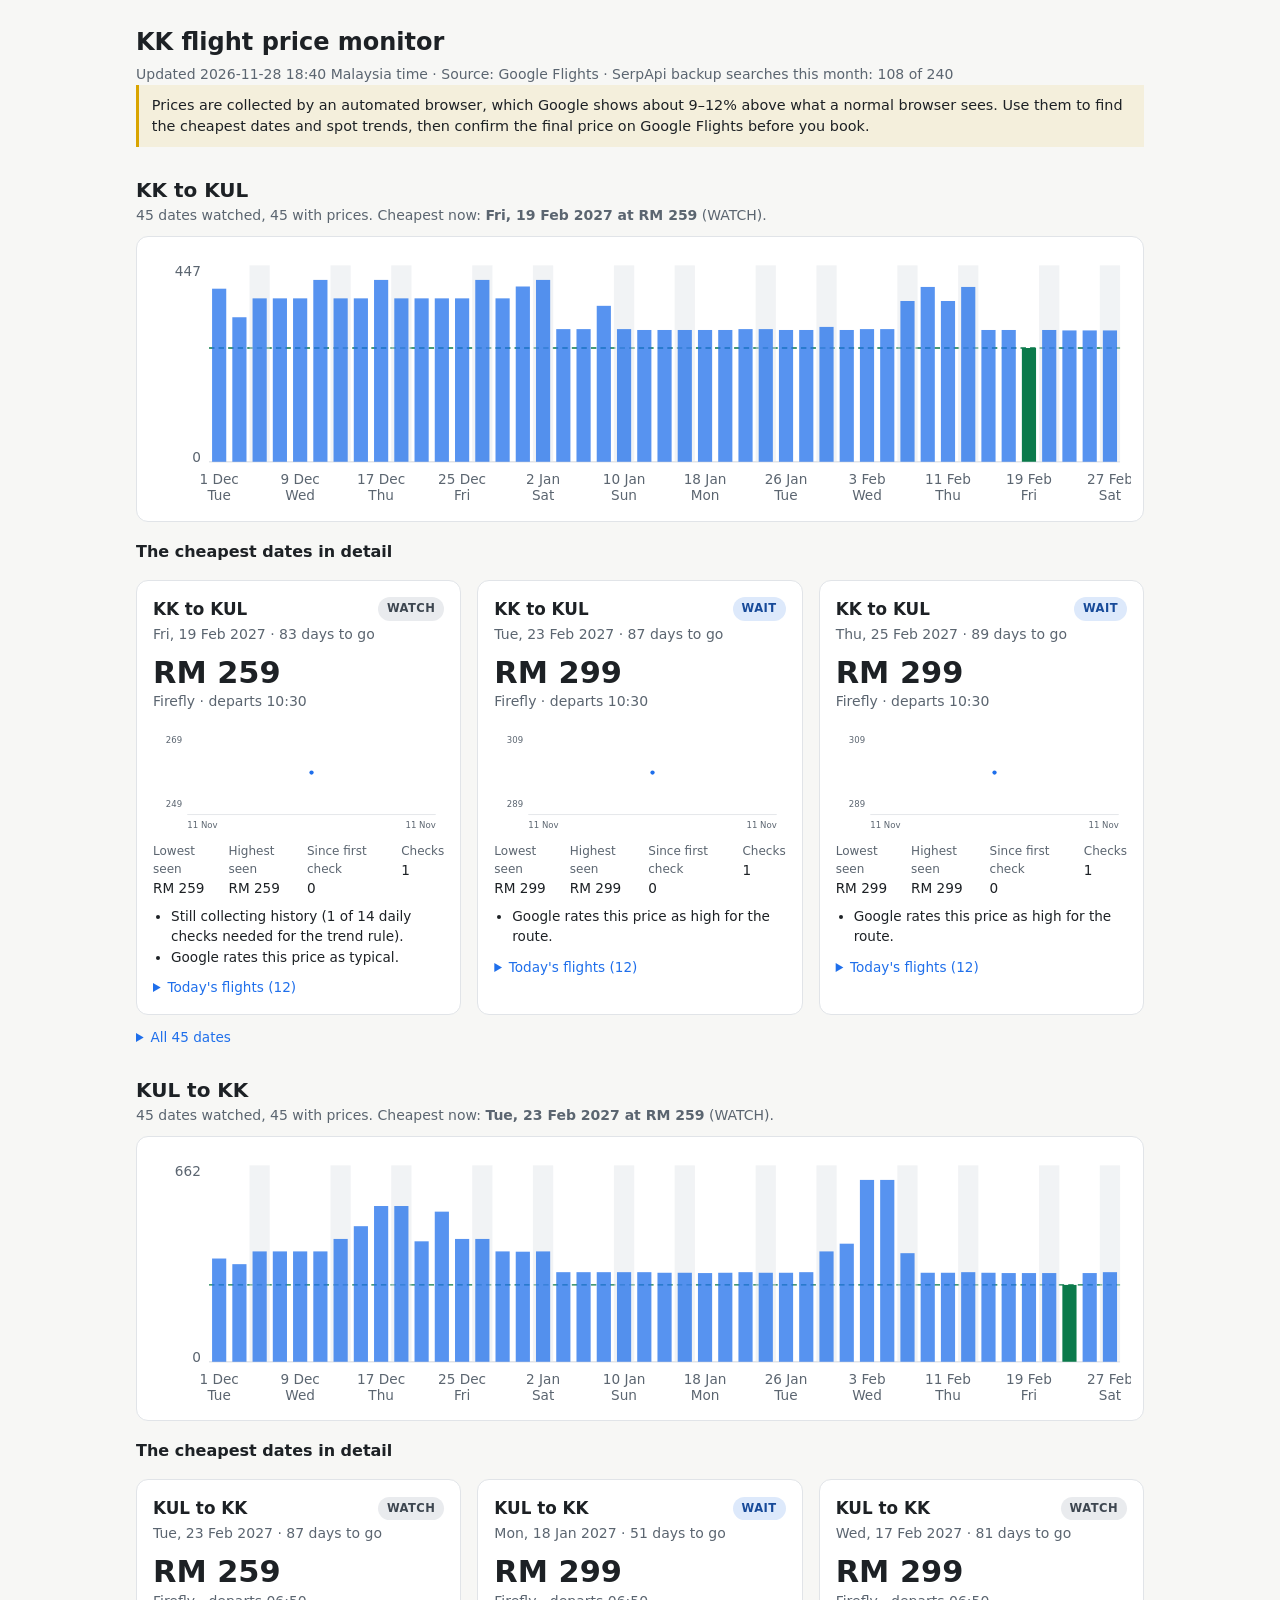
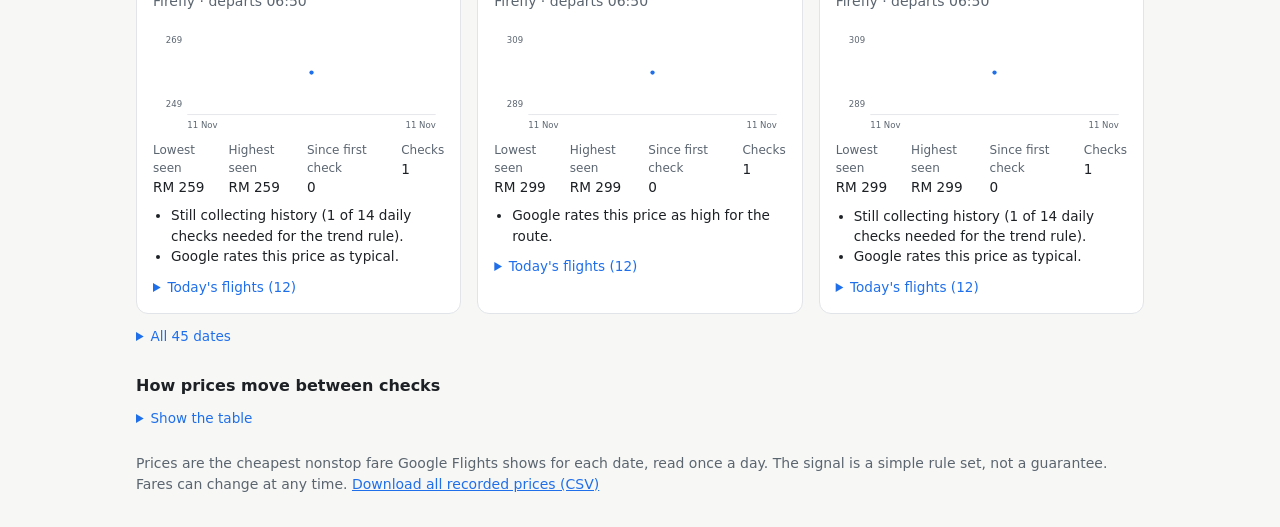
<file: docs/index.html>
<!doctype html>
<html lang="en">
<head>
  <meta charset="utf-8">
  <meta name="viewport" content="width=device-width, initial-scale=1">
  <title>KK flight price monitor</title>
  <link rel="stylesheet" href="style.css">
</head>
<body>
  <header>
    <h1>KK flight price monitor</h1>
    <p id="meta" class="muted">Loading...</p>
  </header>
  <main id="app" aria-live="polite"></main>
  <footer>
    <p class="muted">
      Prices are the cheapest nonstop fare Google Flights shows for each date, read once a day.
      The signal is a simple rule set, not a guarantee. Fares can change at any time.
      <a href="data/prices.csv">Download all recorded prices (CSV)</a>
    </p>
  </footer>
  <script src="app.js"></script>
</body>
</html>
</file>
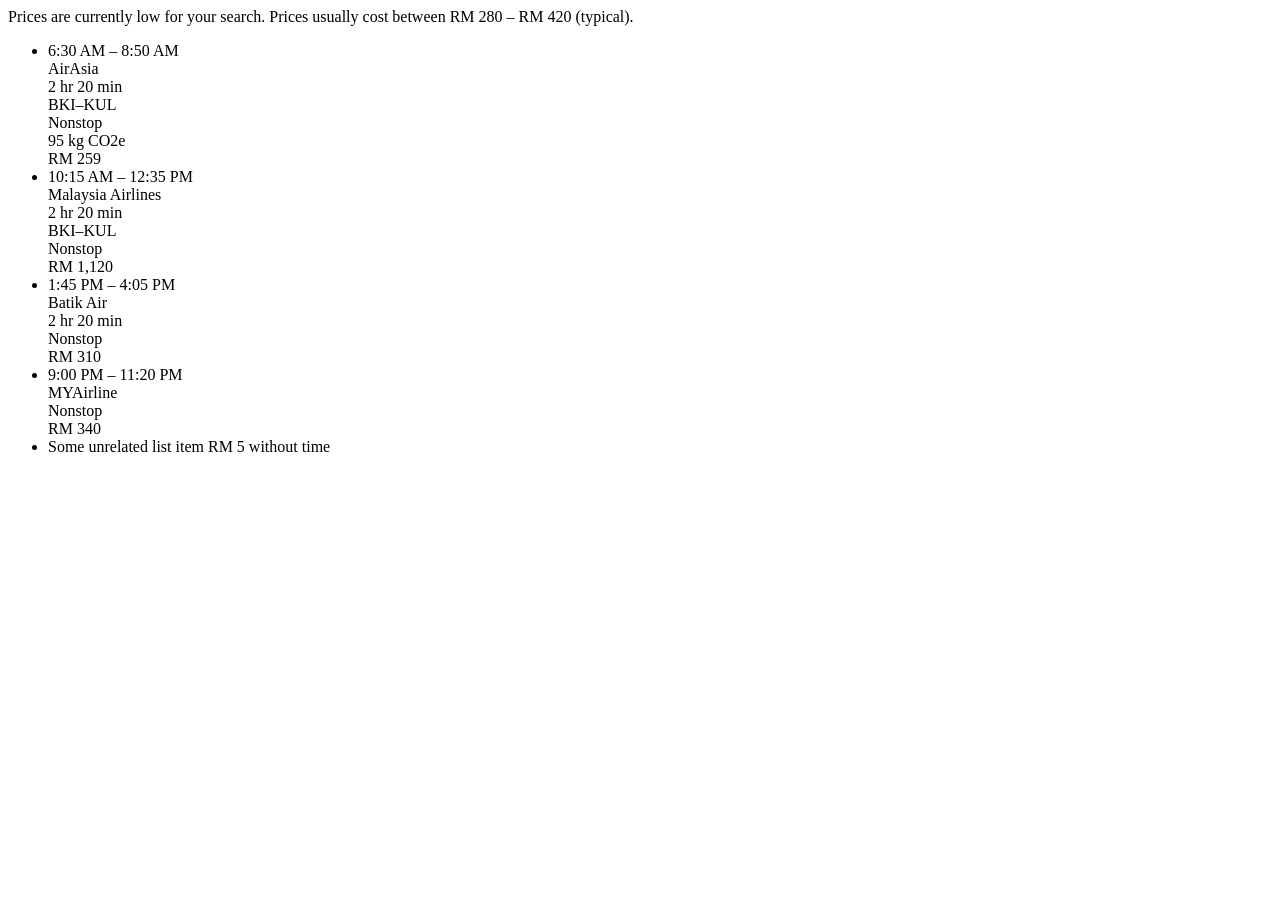
<file: tests/fixtures/gflights_sample.html>
<!doctype html><html><body>
<div role="main">
<div>Prices are currently low for your search. Prices usually cost between RM 280 – RM 420 (typical).</div>
<ul>
 <li><div><div>6:30 AM – 8:50 AM</div><div>AirAsia</div><div>2 hr 20 min</div><div>BKI–KUL</div><div>Nonstop</div><div>95 kg CO2e</div>
  <div aria-label="From 259 Malaysian ringgits. Nonstop flight with AirAsia. Leaves Kota Kinabalu International Airport at 6:30 AM on Tuesday, January 12 and arrives at Kuala Lumpur International Airport at 8:50 AM on Tuesday, January 12. Total duration 2 hr 20 min.">RM 259</div></div></li>
 <li><div><div>10:15 AM – 12:35 PM</div><div>Malaysia Airlines</div><div>2 hr 20 min</div><div>BKI–KUL</div><div>Nonstop</div>
  <div aria-label="From 1,120 Malaysian ringgits. Nonstop flight with Malaysia Airlines. Leaves Kota Kinabalu International Airport at 10:15 AM on Tuesday, January 12.">RM 1,120</div></div></li>
 <li><div><div>1:45 PM – 4:05 PM</div><div>Batik Air</div><div>2 hr 20 min</div><div>Nonstop</div><div>RM 310</div></div></li>
 <li><div><div>9:00 PM – 11:20 PM</div><div>MYAirline</div><div>Nonstop</div><div>RM 340</div></div></li>
 <li><div>Some unrelated list item RM 5 without time</div></li>
</ul></div></body></html>
</file>
<file: docs/style.css>
:root {
  --bg: #f7f7f5; --card: #ffffff; --text: #1d2125; --muted: #5b6570; --line: #e1e4e8;
  --accent: #1f6feb; --good: #0b7a4b; --bad: #b42318; --low: #8a5a00;
  --pill-now-bg: #d8f3e5; --pill-now-fg: #0a5c39;
  --pill-soon-bg: #fdebc8; --pill-soon-fg: #7a4a00;
  --pill-wait-bg: #dde9fb; --pill-wait-fg: #174a99;
  --pill-watch-bg: #e9ebee; --pill-watch-fg: #3d4650;
}
@media (prefers-color-scheme: dark) {
  :root {
    --bg: #14171a; --card: #1e2227; --text: #e8eaed; --muted: #9aa4af; --line: #2f353c;
    --accent: #6ea8ff; --good: #4cc38a; --bad: #ff8a80; --low: #e0b155;
    --pill-now-bg: #12402b; --pill-now-fg: #8ee6b9;
    --pill-soon-bg: #4a3510; --pill-soon-fg: #f5cf85;
    --pill-wait-bg: #1c3358; --pill-wait-fg: #a9c9ff;
    --pill-watch-bg: #2c3238; --pill-watch-fg: #c3cad1;
  }
}
* { box-sizing: border-box; }
body {
  margin: 0; background: var(--bg); color: var(--text);
  font: 15px/1.5 system-ui, -apple-system, "Segoe UI", Roboto, sans-serif;
}
header, main, footer { max-width: 1040px; margin: 0 auto; padding: 0 16px; }
header { padding-top: 24px; }
h1 { font-size: 1.5rem; margin: 0 0 4px; }
h2 { font-size: 1.05rem; margin: 0; }
h3 { font-size: 1rem; margin: 28px 0 8px; }
.muted { color: var(--muted); font-size: 0.875rem; margin: 0; }
a { color: var(--accent); }
.grid { display: grid; gap: 16px; grid-template-columns: repeat(auto-fill, minmax(310px, 1fr)); margin-top: 16px; }
.card { background: var(--card); border: 1px solid var(--line); border-radius: 12px; padding: 16px; }
.top { display: flex; justify-content: space-between; align-items: center; gap: 8px; }
.sub { margin: 2px 0 10px; color: var(--muted); font-size: 0.875rem; }
.price { font-size: 1.9rem; font-weight: 650; margin: 0; line-height: 1.2; }
.price small { font-size: 0.8rem; font-weight: 500; margin-left: 6px; }
.up { color: var(--bad); } .down { color: var(--good); } .flat { color: var(--muted); }
.pill { font-size: 0.72rem; font-weight: 650; letter-spacing: 0.04em; padding: 3px 9px; border-radius: 99px; white-space: nowrap; }
.sig-book-now { background: var(--pill-now-bg); color: var(--pill-now-fg); }
.sig-book-soon { background: var(--pill-soon-bg); color: var(--pill-soon-fg); }
.sig-wait { background: var(--pill-wait-bg); color: var(--pill-wait-fg); }
.sig-watch { background: var(--pill-watch-bg); color: var(--pill-watch-fg); }
svg.chart { width: 100%; height: auto; display: block; margin: 10px 0 6px; }
svg.chart .axis { stroke: var(--line); stroke-width: 1; }
svg.chart .line { fill: none; stroke: var(--accent); stroke-width: 2; stroke-linejoin: round; }
svg.chart .dot { fill: var(--accent); }
svg.chart .lowline { stroke: var(--good); stroke-width: 1; stroke-dasharray: 4 3; }
svg.chart text { fill: var(--muted); font-size: 10px; }
.facts { display: flex; gap: 18px; margin: 8px 0; font-size: 0.85rem; }
.facts div span { display: block; color: var(--muted); font-size: 0.75rem; }
.reasons { margin: 8px 0 0; padding-left: 18px; font-size: 0.85rem; }
details { margin-top: 10px; font-size: 0.85rem; }
summary { cursor: pointer; color: var(--accent); }
table { border-collapse: collapse; width: 100%; font-size: 0.85rem; margin-top: 6px; }
th, td { text-align: left; padding: 5px 8px 5px 0; border-bottom: 1px solid var(--line); }
th { font-weight: 600; color: var(--muted); font-size: 0.78rem; }
td.num, th.num { text-align: right; padding-right: 0; }
.panel table { min-width: 560px; }
.panel th, .panel td { padding-right: 14px; }
.panel td.num, .panel th.num { padding-right: 0; padding-left: 14px; }
.panel { background: var(--card); border: 1px solid var(--line); border-radius: 12px; padding: 4px 16px 12px; overflow-x: auto; }
.empty { padding: 32px 0; color: var(--muted); }
footer { padding-top: 24px; padding-bottom: 32px; }

.route { margin-top: 28px; }
.routehead { font-size: 1.25rem; }
.route > h3 { margin-top: 18px; }
.chartpanel { padding: 8px 12px; margin-top: 10px; }
svg.datechart { margin: 4px 0; }
svg.chart .bar { fill: var(--accent); opacity: 0.75; }
svg.chart .bar.best { fill: var(--good); opacity: 1; }
svg.chart .wknd { fill: var(--line); opacity: 0.45; }
.alldates { margin-top: 12px; }
.alldates .panel table { min-width: 520px; }

.note { margin: 0 0 1rem; padding: .6rem .8rem; border-left: 3px solid #d9a400; background: rgba(217,164,0,.1); font-size: .9rem; }
</file>
